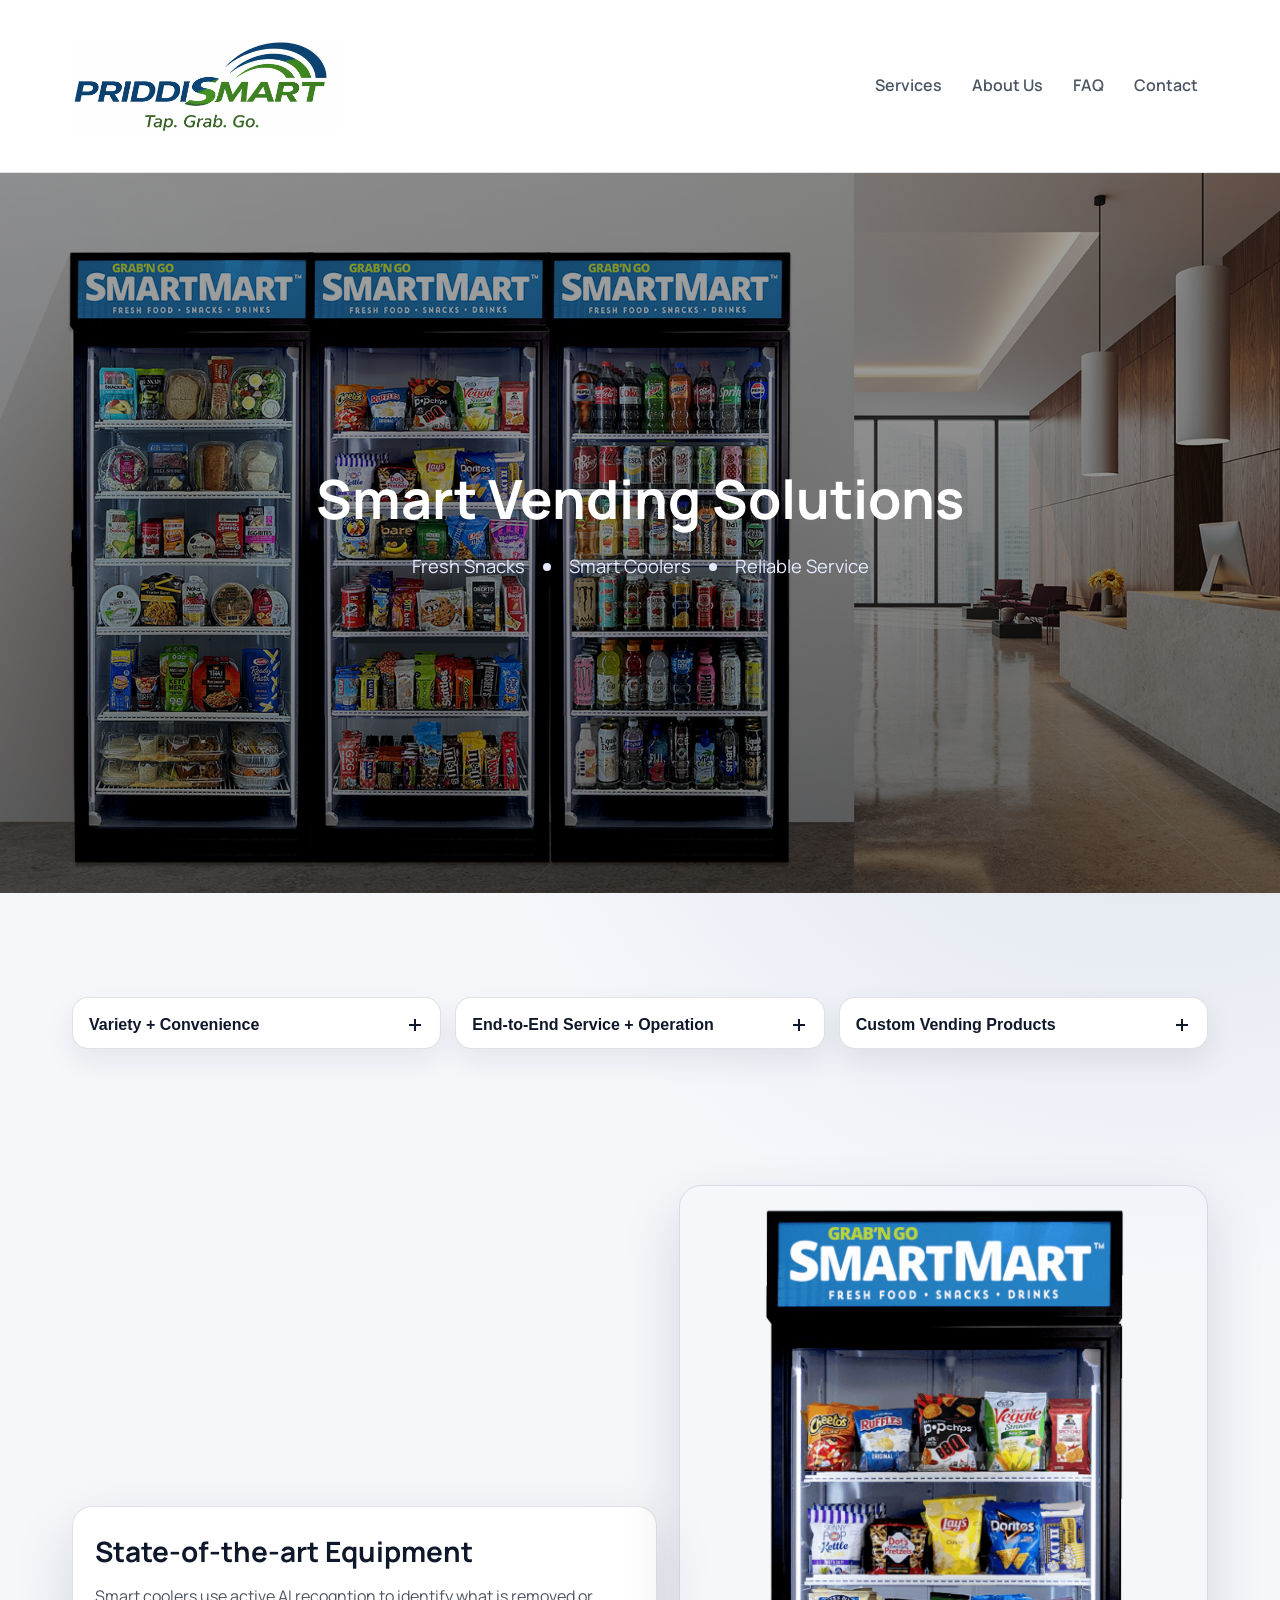
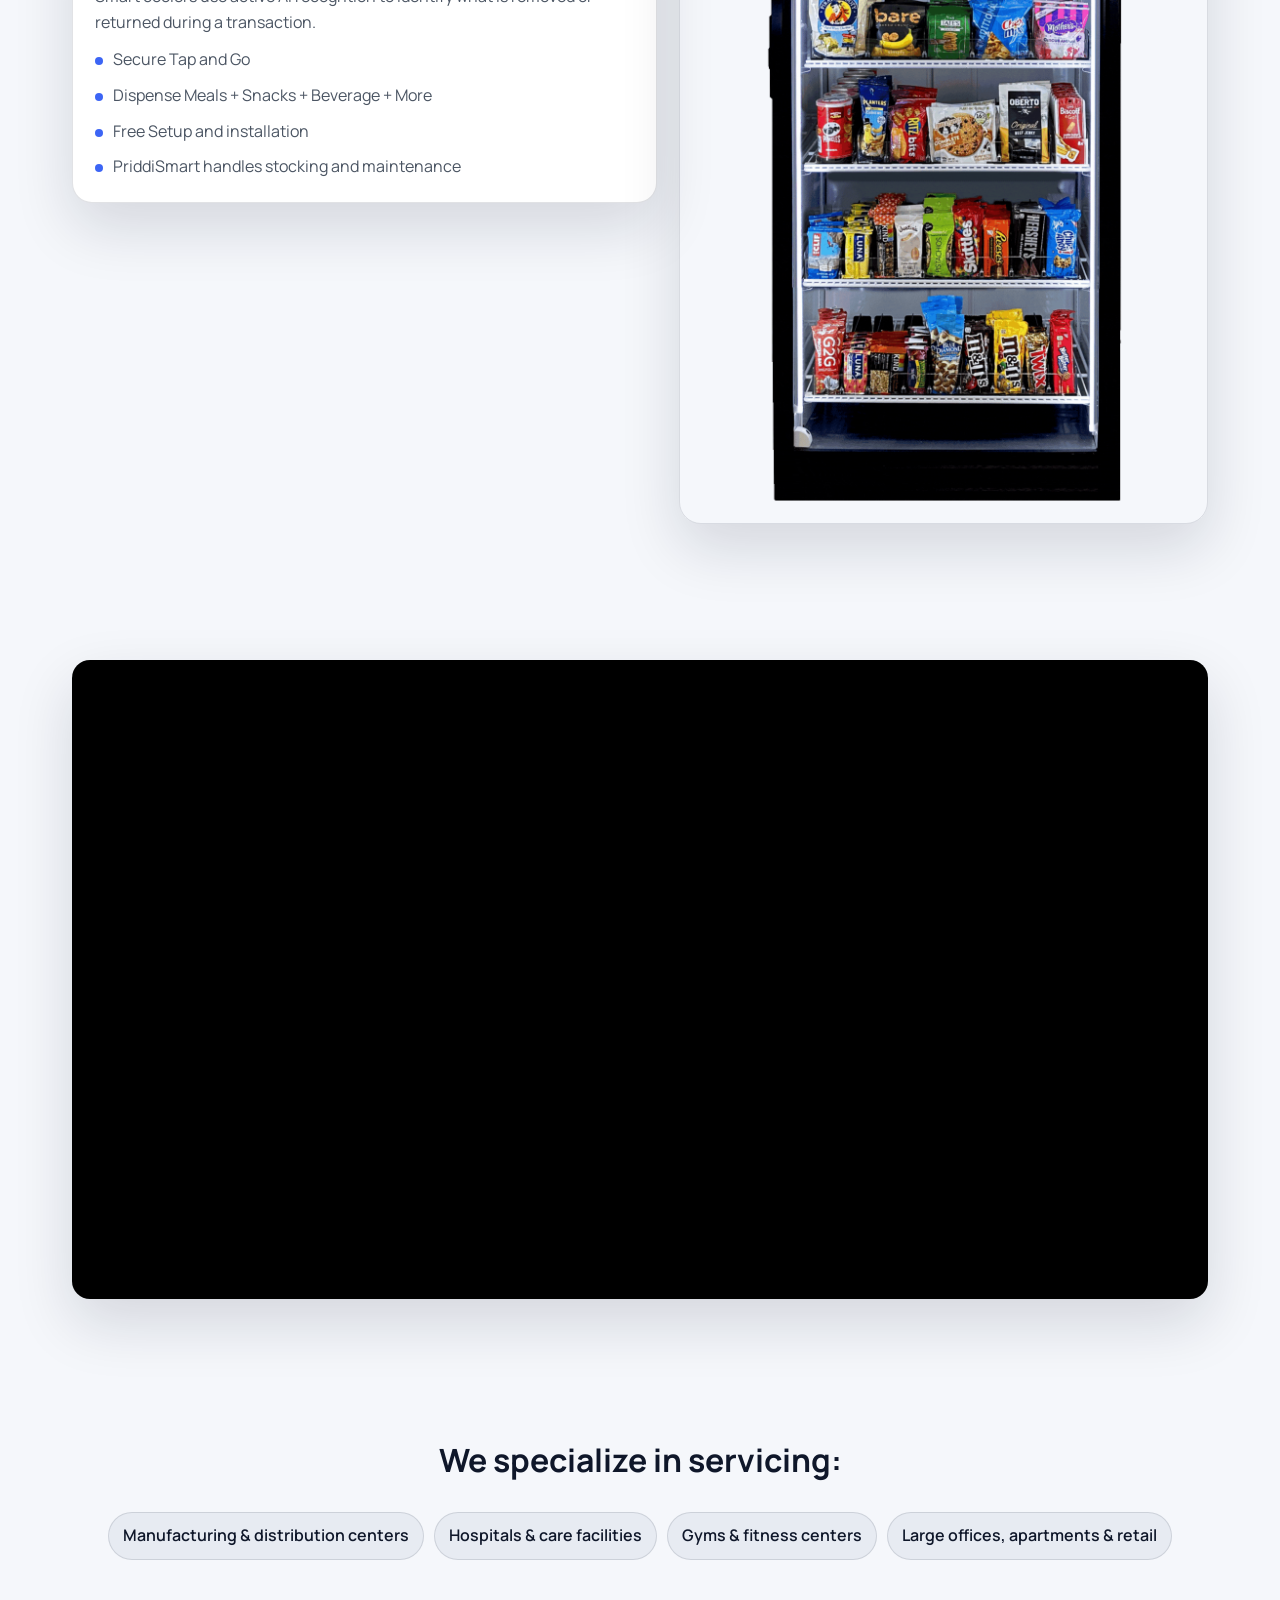
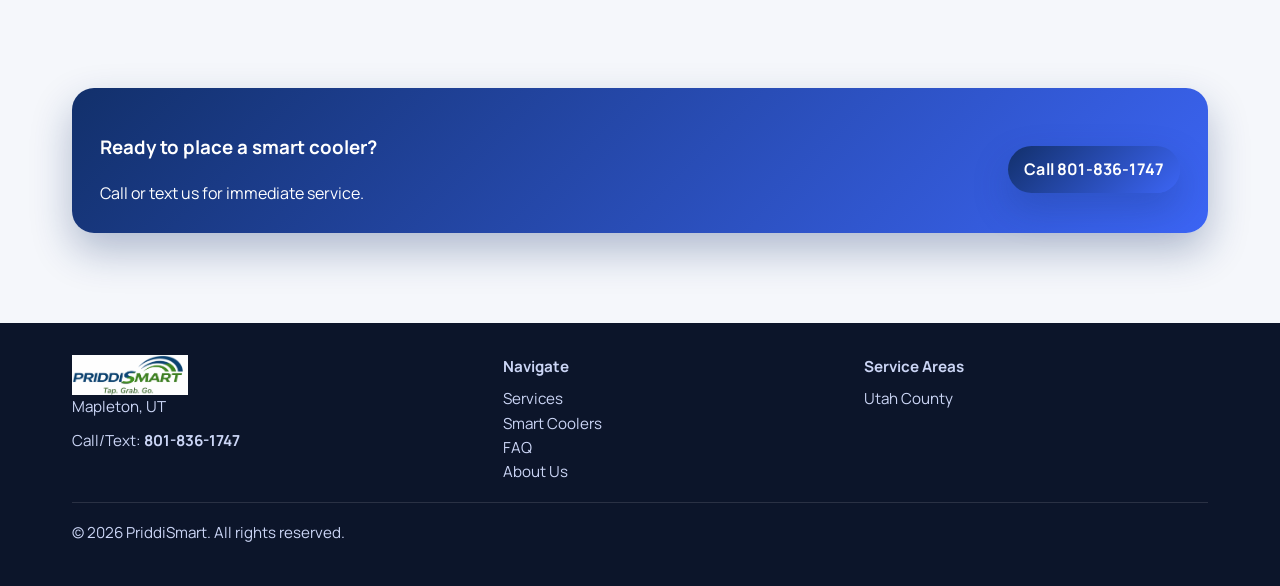
<file: index.html>
<!doctype html>
<html lang="en">
<head>
  <meta charset="utf-8" />
  <meta name="viewport" content="width=device-width, initial-scale=1" />
  <meta name="description" content="PriddiSmart delivers modern vending machines, smart coolers, and micro market-style solutions across Mapleton, UT." />
  <title>PriddiSmart | Micro Markets and Vending Services in Mapleton, UT</title>
  <link rel="icon" href="assets/img/LogoPriddismart.png" />
  <link rel="stylesheet" href="assets/css/styles.css" />
</head>
<body>
  <header class="header">
    <div class="container">
      <nav class="nav" aria-label="Primary">
        <a class="brand" href="index.html">
          <img src="assets/img/LogoPriddismart.png" alt="PriddiSmart logo" />
        </a>
        <div class="navlinks">
          <a href="#services">Services</a>
          <a data-nav href="about.html">About Us</a>
          <a href="faq.html">FAQ</a>
          <a href="#contact">Contact</a>
        </div>
      </nav>
    </div>
  </header>

  <main>
    <section class="hero" id="top">
      <div class="container">
        <div class="hero-grid">
          <div class="hero-media">
            <div class="hero-frame">
              <img src="assets/img/hotel3.jpg" alt="PriddiSmart vending services at hotel property" />
              <div class="hero-text-overlay">
                <h1>Smart Vending Solutions</h1>
                <p class="lead lead-tags">
                  <span>Fresh Snacks</span>
                  <span class="dot-sep"></span>
                  <span>Smart Coolers</span>
                  <span class="dot-sep"></span>
                  <span>Reliable Service</span>
                </p>
              </div>
            </div>
          </div>
        </div>
      </div>
    </section>

    <section class="section" id="services">
      <div class="container">
          <div class="accordion" data-accordion>
          <div class="accordion-item">
            <button class="accordion-toggle" data-accordion-toggle>
              <span>Variety + Convenience</span>
              <span class="plus"></span>
            </button>
            <div class="accordion-panel">
              <p>We provide a vast range of options from healthy snacks to sweet treats—always fresh and stocked to match your audience.</p>
              <p>Our state-of-the-art machines deliver a reliable experience every time.</p>
            </div>
          </div>
          <div class="accordion-item">
            <button class="accordion-toggle" data-accordion-toggle>
              <span>End-to-End Service + Operation</span>
              <span class="plus"></span>
            </button>
            <div class="accordion-panel">
              <p>We handle everything from installation, stocking, and maintenance, so you can focus on what matters—your business and clients.</p>
              <p>Enjoy the peace of mind that comes with fully managed operations.</p>
            </div>
          </div>
          <div class="accordion-item">
            <button class="accordion-toggle" data-accordion-toggle>
              <span>Custom Vending Products</span>
              <span class="plus"></span>
            </button>
            <div class="accordion-panel">
              <p>We tailor machine type, product selection, and layouts to your footprint and foot traffic.</p>
              <p><a href="services.html">View our machines and product lineup.</a></p>
            </div>
          </div>
        </div>
      </div>
    </section>

    <section class="section split-section" id="equipment">
      <div class="container">
        <div class="split">
          <div class="panel">
            <h3>State-of-the-art Equipment</h3>
            <p class="muted">Smart coolers use active AI recogntion to identify what is removed or returned during a transaction.</p>
            <ul class="feature-list">
              <li>Secure Tap and Go</li>
              <li>Dispense Meals + Snacks + Beverage + More</li>
              <li>Free Setup and installation</li>
              <li>PriddiSmart handles stocking and maintenance</li>
            </ul>
          </div>
          <div class="media">
            <img src="assets/img/SmartMart_Right-Machine-Video.gif" alt="PriddiSmart vending machine lineup" />
          </div>
        </div>
      </div>
    </section>

    <section class="section video-section">
      <div class="container">
        <div class="video-embed">
          <iframe src="https://player.vimeo.com/video/1100049103" title="PriddiSmart video" frameborder="0" allow="autoplay; fullscreen; picture-in-picture" allowfullscreen></iframe>
        </div>
      </div>
    </section>

    <section class="section service-areas">
      <div class="container">
        <div class="section-header">
          <h2>We specialize in servicing:</h2>
        </div>
        <div class="chips">
          <span class="pill big">Manufacturing &amp; distribution centers</span>
          <span class="pill big">Hospitals &amp; care facilities</span>
          <span class="pill big">Gyms &amp; fitness centers</span>
          <span class="pill big">Large offices, apartments &amp; retail</span>
        </div>
      </div>
    </section>

    <section class="cta-band" id="contact">
      <div class="container">
        <div class="cta-inner">
          <div>
            <h3>Ready to place a smart cooler?</h3>
            <p>Call or text us for immediate service.</p>
          </div>
          <div class="hero-cta">
            <a class="btn primary" href="tel:+18018361747">Call 801-836-1747</a>
          </div>
        </div>
      </div>
    </section>
  </main>


  <footer class="footer">
    <div class="container">
      <div class="footer-grid">
        <div>
          <div class="brandmark">
            <img src="assets/img/LogoPriddismart.png" alt="PriddiSmart logo" />
          </div>
          <div class="small">Mapleton, UT</div>
          <div class="small" style="margin-top:10px;">Call/Text: <strong><a href="tel:+18018361747">801-836-1747</a></strong></div>
        </div>
        <div>
          <div class="small" style="font-weight:700;margin-bottom:8px;">Navigate</div>
          <div class="small"><a href="index.html#services">Services</a></div>
          <div class="small"><a href="index.html#equipment">Smart Coolers</a></div>
          <div class="small"><a href="faq.html">FAQ</a></div>
          <div class="small"><a href="about.html">About Us</a></div>
        </div>
        <div>
          <div class="small" style="font-weight:700;margin-bottom:8px;">Service Areas</div>
          <div class="small">Utah County</div>
        </div>
      </div>

      <hr class="sep" />
      <div class="small">© 2026 PriddiSmart. All rights reserved.</div>
    </div>
  </footer>

  <script src="assets/js/main.js"></script>
</body>
</html>
</file>
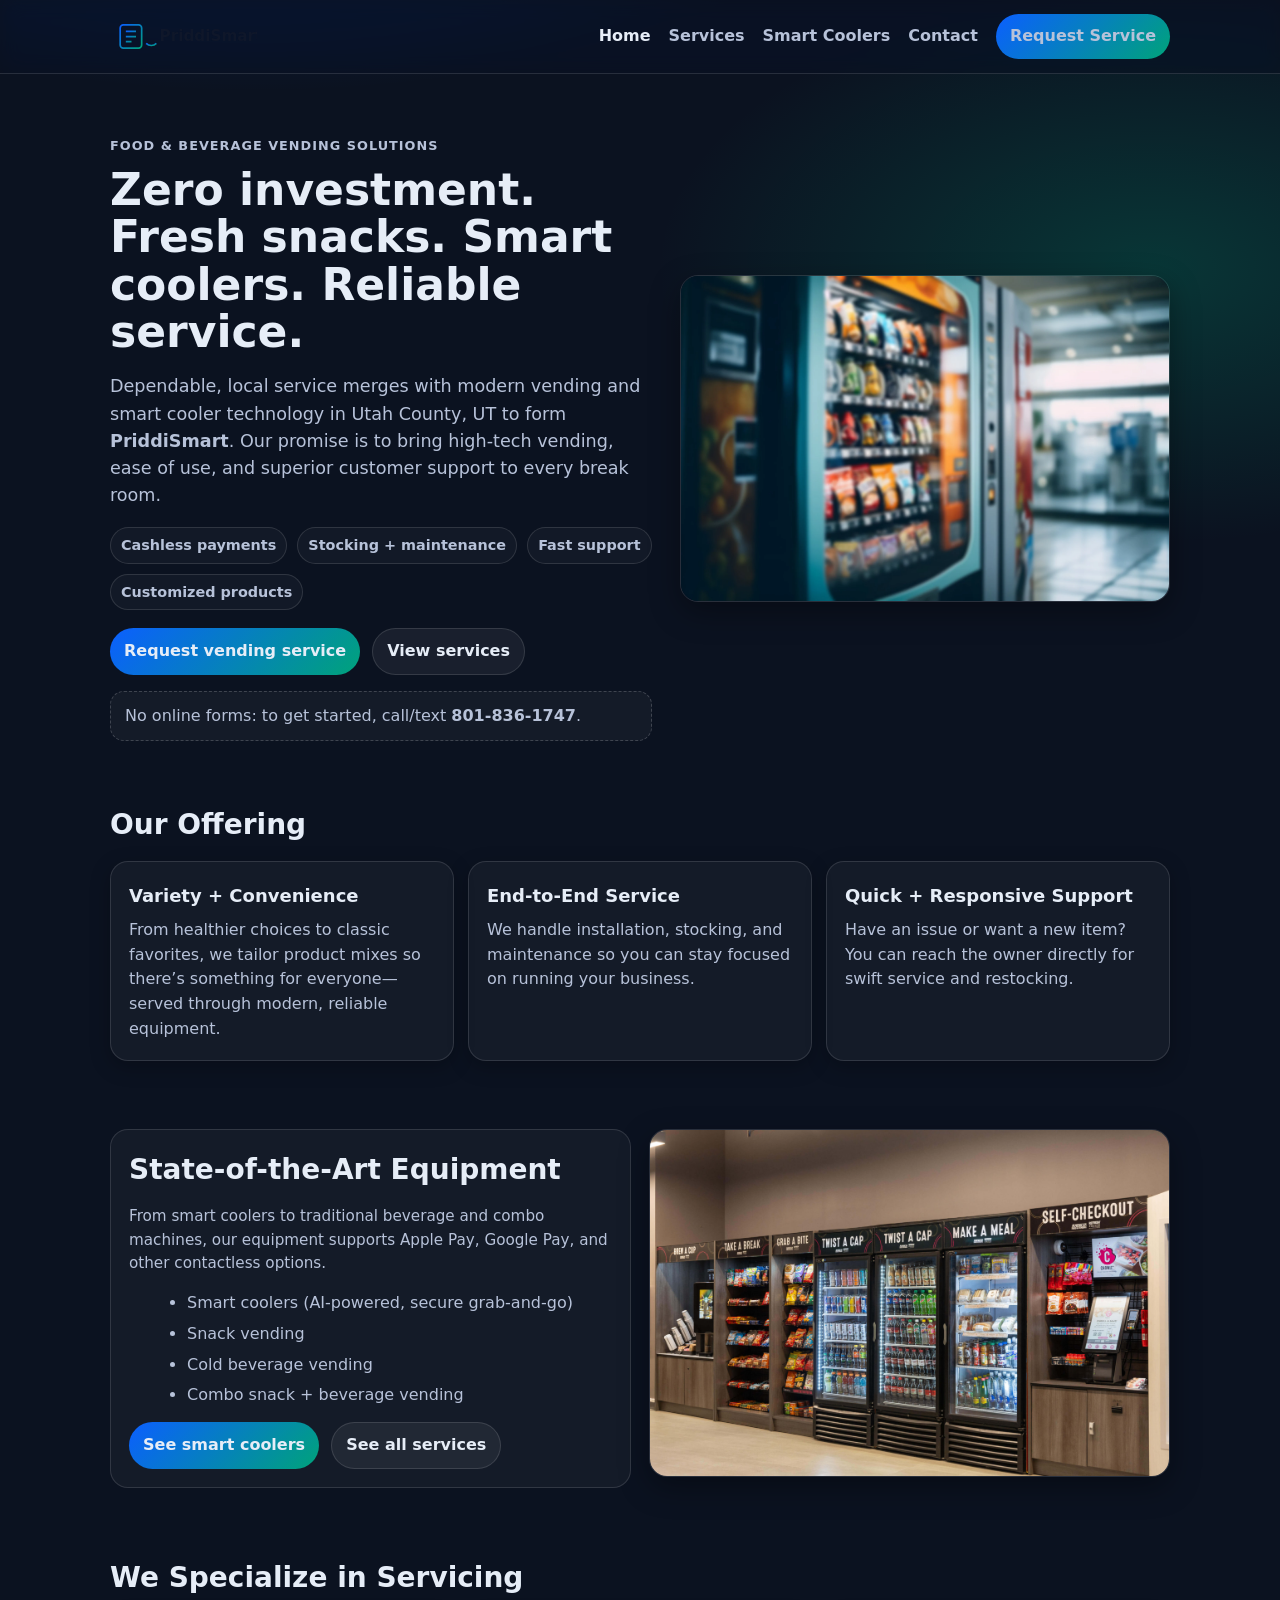
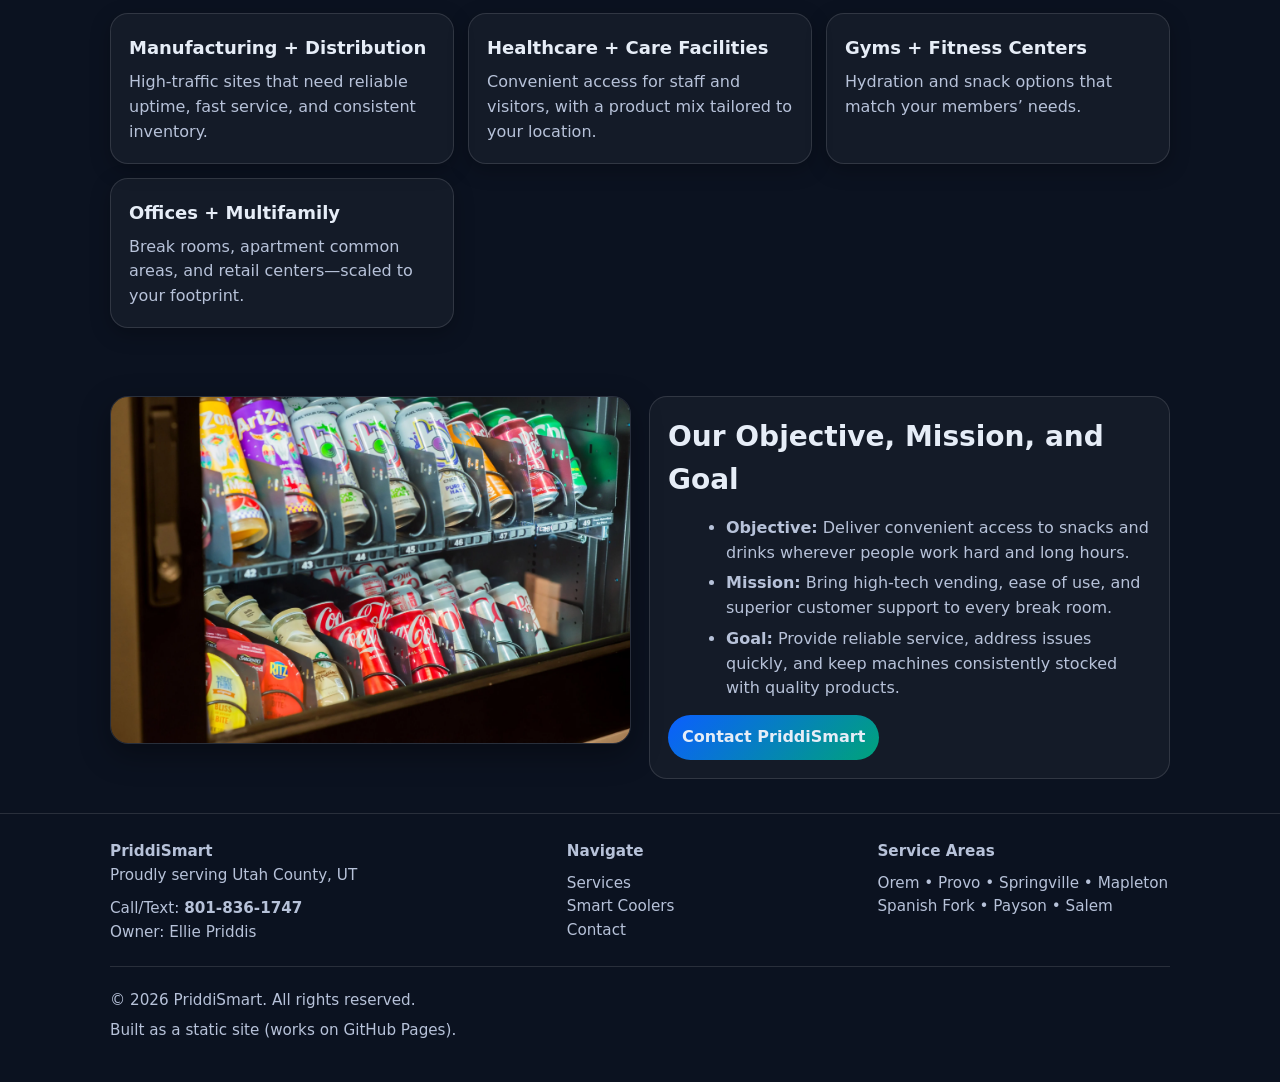
<file: priddismart-site/index.html>
<!doctype html>
<html lang="en">
<head>
  <meta charset="utf-8" />
  <meta name="viewport" content="width=device-width, initial-scale=1" />
  <meta name="description" content="PriddiSmart provides vending, micro market-style solutions, and smart coolers in Utah County, UT." />
  <title>PriddiSmart | Vending + Smart Coolers in Utah County, UT</title>
  <link rel="icon" href="assets/img/logo.svg" />
  <link rel="stylesheet" href="assets/css/styles.css" />
</head>
<body>
  <header class="header">
    <div class="container">
      <nav class="nav" aria-label="Primary">
        <a class="brand" href="index.html">
          <img src="assets/img/logo.svg" alt="PriddiSmart logo" />
        </a>
        <div class="navlinks">
          <a data-nav href="index.html">Home</a>
          <a data-nav href="services.html">Services</a>
          <a data-nav href="smart-coolers.html">Smart Coolers</a>
          <a data-nav href="contact.html">Contact</a>
          <a class="btn primary" href="contact.html">Request Service</a>
        </div>
      </nav>
    </div>
  </header>

  <main>
    <section class="hero">
      <div class="container">
        <div class="hero-grid">
          <div>
            <div class="kicker">Food &amp; Beverage Vending Solutions</div>
            <h1>Zero investment. Fresh snacks. Smart coolers. Reliable service.</h1>
            <p class="lead">
              Dependable, local service merges with modern vending and smart cooler technology in Utah County, UT to form <strong>PriddiSmart</strong>.
              Our promise is to bring high-tech vending, ease of use, and superior customer support to every break room.
            </p>
            <div class="tagrow" aria-label="Key benefits">
              <span class="tag">Cashless payments</span>
              <span class="tag">Stocking + maintenance</span>
              <span class="tag">Fast support</span>
              <span class="tag">Customized products</span>
            </div>
            <div class="hero-cta">
              <a class="btn primary" href="contact.html">Request vending service</a>
              <a class="btn" href="services.html">View services</a>
            </div>
            <div class="notice" style="margin-top:16px;">
              No online forms: to get started, call/text <strong><a href="tel:+18018361747">801-836-1747</a></strong>.
            </div>
          </div>
          <div class="hero-img">
            <img src="assets/img/hero-vending.png" alt="Modern vending machine in a break room" />
          </div>
        </div>
      </div>
    </section>

    <section class="section">
      <div class="container">
        <h2>Our Offering</h2>
        <div class="grid">
          <article class="card">
            <h3>Variety + Convenience</h3>
            <p>From healthier choices to classic favorites, we tailor product mixes so there’s something for everyone—served through modern, reliable equipment.</p>
          </article>
          <article class="card">
            <h3>End-to-End Service</h3>
            <p>We handle installation, stocking, and maintenance so you can stay focused on running your business.</p>
          </article>
          <article class="card">
            <h3>Quick + Responsive Support</h3>
            <p>Have an issue or want a new item? You can reach the owner directly for swift service and restocking.</p>
          </article>
        </div>
      </div>
    </section>

    <section class="section">
      <div class="container">
        <div class="split">
          <div class="panel">
            <h2>State-of-the-Art Equipment</h2>
            <p class="small" style="color:var(--muted);margin-top:0;">
              From smart coolers to traditional beverage and combo machines, our equipment supports Apple Pay, Google Pay, and other contactless options.
            </p>
            <ul>
              <li>Smart coolers (AI-powered, secure grab-and-go)</li>
              <li>Snack vending</li>
              <li>Cold beverage vending</li>
              <li>Combo snack + beverage vending</li>
            </ul>
            <div class="hero-cta" style="margin-top:14px;">
              <a class="btn primary" href="smart-coolers.html">See smart coolers</a>
              <a class="btn" href="services.html">See all services</a>
            </div>
          </div>
          <div class="media">
            <img src="assets/img/machines.webp" alt="Break room refreshment area with vending and coolers" />
          </div>
        </div>
      </div>
    </section>

    <section class="section">
      <div class="container">
        <h2>We Specialize in Servicing</h2>
        <div class="grid">
          <article class="card">
            <h3>Manufacturing + Distribution</h3>
            <p>High-traffic sites that need reliable uptime, fast service, and consistent inventory.</p>
          </article>
          <article class="card">
            <h3>Healthcare + Care Facilities</h3>
            <p>Convenient access for staff and visitors, with a product mix tailored to your location.</p>
          </article>
          <article class="card">
            <h3>Gyms + Fitness Centers</h3>
            <p>Hydration and snack options that match your members’ needs.</p>
          </article>
          <article class="card">
            <h3>Offices + Multifamily</h3>
            <p>Break rooms, apartment common areas, and retail centers—scaled to your footprint.</p>
          </article>
        </div>
      </div>
    </section>

    <section class="section">
      <div class="container">
        <div class="split">
          <div class="media">
            <img src="assets/img/beverages.webp" alt="Cold beverage vending selections" />
          </div>
          <div class="panel">
            <h2>Our Objective, Mission, and Goal</h2>
            <ul>
              <li><strong>Objective:</strong> Deliver convenient access to snacks and drinks wherever people work hard and long hours.</li>
              <li><strong>Mission:</strong> Bring high-tech vending, ease of use, and superior customer support to every break room.</li>
              <li><strong>Goal:</strong> Provide reliable service, address issues quickly, and keep machines consistently stocked with quality products.</li>
            </ul>
            <div class="hero-cta" style="margin-top:14px;">
              <a class="btn primary" href="contact.html">Contact PriddiSmart</a>
            </div>
          </div>
        </div>
      </div>
    </section>
  </main>


  <footer class="footer">
    <div class="container">
      <div class="footer-grid">
        <div>
          <div class="small"><strong>PriddiSmart</strong></div>
          <div class="small">Proudly serving Utah County, UT</div>
          <div class="small" style="margin-top:10px;">Call/Text: <strong><a href="tel:+18018361747">801-836-1747</a></strong></div>
          <div class="small">Owner: Ellie Priddis</div>
        </div>
        <div>
          <div class="small" style="font-weight:700;margin-bottom:8px;">Navigate</div>
          <div class="small"><a href="services.html">Services</a></div>
          <div class="small"><a href="smart-coolers.html">Smart Coolers</a></div>
          <div class="small"><a href="contact.html">Contact</a></div>
        </div>
        <div>
          <div class="small" style="font-weight:700;margin-bottom:8px;">Service Areas</div>
          <div class="small">Orem • Provo • Springville • Mapleton</div>
          <div class="small">Spanish Fork • Payson • Salem</div>
        </div>
      </div>

      <hr class="sep" />
      <div class="small">© 2026 PriddiSmart. All rights reserved.</div>
      <div class="small" style="margin-top:6px;">Built as a static site (works on GitHub Pages).</div>
    </div>
  </footer>

  <script src="assets/js/main.js"></script>
</body>
</html>
</file>
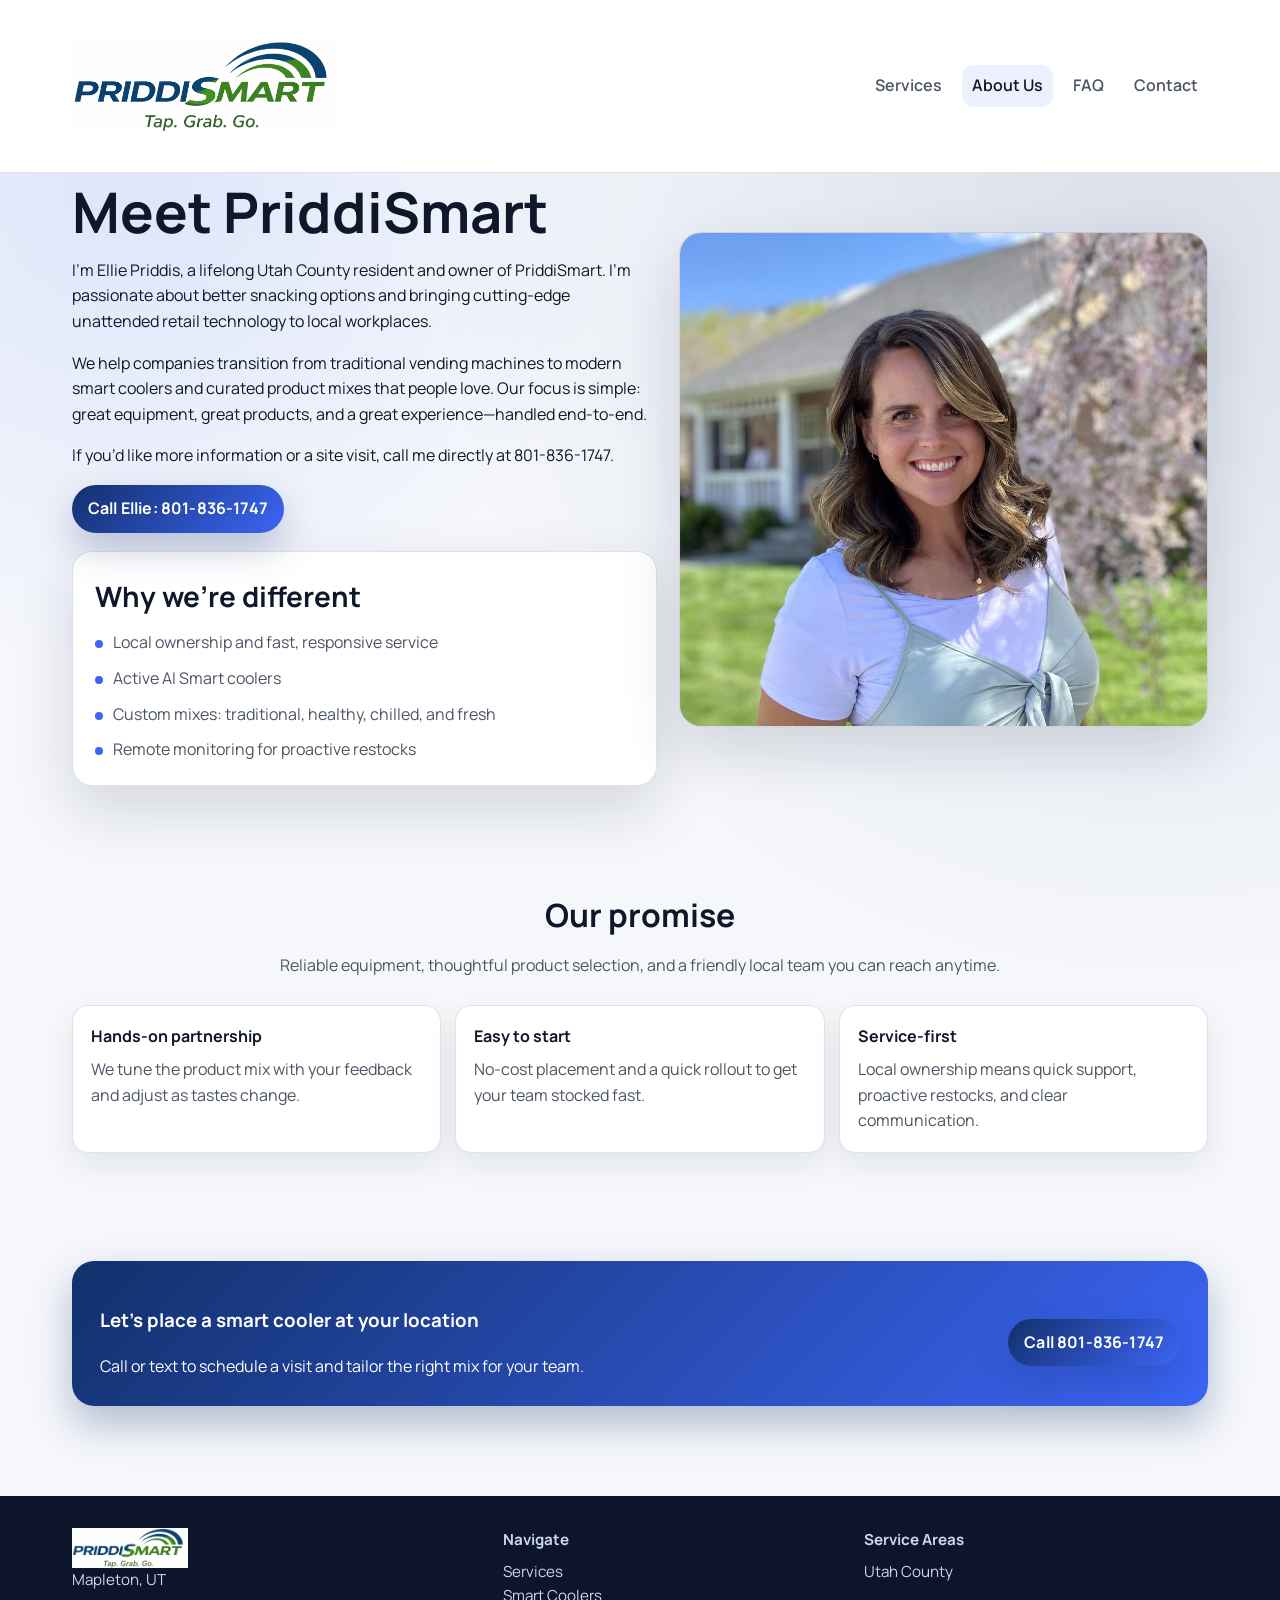
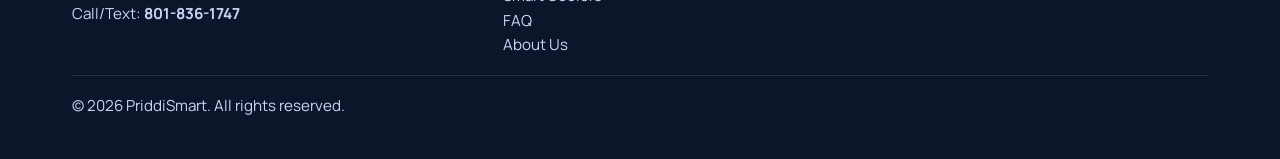
<file: about.html>
<!doctype html>
<html lang="en">
<head>
  <meta charset="utf-8" />
  <meta name="viewport" content="width=device-width, initial-scale=1" />
  <meta name="description" content="About PriddiSmart and owner Ellie Priddis, serving Utah County with smart coolers and vending services." />
  <title>About Us | PriddiSmart</title>
  <link rel="icon" href="assets/img/LogoPriddismart.png" />
  <link rel="stylesheet" href="assets/css/styles.css" />
</head>
<body>
  <header class="header">
    <div class="container">
      <nav class="nav" aria-label="Primary">
        <a class="brand" href="index.html">
          <img src="assets/img/LogoPriddismart.png" alt="PriddiSmart logo" />
        </a>
        <div class="navlinks">
          <a href="index.html#services">Services</a>
          <a data-nav href="about.html">About Us</a>
          <a data-nav href="faq.html">FAQ</a>
          <a data-nav href="contact.html">Contact</a>
        </div>
      </nav>
    </div>
  </header>

  <main>
    <section class="hero hero-inset">
      <div class="container">
        <div class="split">
          <div>
            <h1>Meet PriddiSmart</h1>
            <p>
              I’m Ellie Priddis, a lifelong Utah County resident and owner of PriddiSmart. I’m passionate about better snacking options
              and bringing cutting-edge unattended retail technology to local workplaces.
            </p>
            <p>
              We help companies transition from traditional vending machines to modern smart coolers and curated product mixes that people love.
              Our focus is simple: great equipment, great products, and a great experience—handled end-to-end.
            </p>
            <p>If you’d like more information or a site visit, call me directly at <a href="tel:+18018361747">801-836-1747</a>.</p>
            <div class="hero-cta" style="margin-top:14px;">
              <a class="btn primary" href="tel:+18018361747">Call Ellie: 801-836-1747</a>
            </div>

            <div class="panel" style="margin-top:18px;">
              <h3>Why we’re different</h3>
              <ul class="feature-list">
                <li>Local ownership and fast, responsive service</li>
                <li>Active AI Smart coolers</li>
                <li>Custom mixes: traditional, healthy, chilled, and fresh</li>
                <li>Remote monitoring for proactive restocks</li>
              </ul>
            </div>
          </div>
          <div class="media">
            <img src="assets/img/IMG_0087.jpg" alt="Ellie Priddis, owner of PriddiSmart" />
          </div>
        </div>
      </div>
    </section>

    <section class="section">
      <div class="container">
        <div class="section-header">
          <h2>Our promise</h2>
          <p>Reliable equipment, thoughtful product selection, and a friendly local team you can reach anytime.</p>
        </div>
        <div class="cards">
          <article class="card mini">
            <h4>Hands-on partnership</h4>
            <p>We tune the product mix with your feedback and adjust as tastes change.</p>
          </article>
          <article class="card mini">
            <h4>Easy to start</h4>
            <p>No-cost placement and a quick rollout to get your team stocked fast.</p>
          </article>
          <article class="card mini">
            <h4>Service-first</h4>
            <p>Local ownership means quick support, proactive restocks, and clear communication.</p>
          </article>
        </div>
      </div>
    </section>

    <section class="cta-band">
      <div class="container">
        <div class="cta-inner">
          <div>
            <h3>Let’s place a smart cooler at your location</h3>
            <p>Call or text to schedule a visit and tailor the right mix for your team.</p>
          </div>
          <div class="hero-cta">
            <a class="btn primary" href="tel:+18018361747">Call 801-836-1747</a>
          </div>
        </div>
      </div>
    </section>
  </main>


  <footer class="footer">
    <div class="container">
      <div class="footer-grid">
        <div>
          <div class="brandmark">
            <img src="assets/img/LogoPriddismart.png" alt="PriddiSmart logo" />
          </div>
          <div class="small">Mapleton, UT</div>
          <div class="small" style="margin-top:10px;">Call/Text: <strong><a href="tel:+18018361747">801-836-1747</a></strong></div>
        </div>
        <div>
          <div class="small" style="font-weight:700;margin-bottom:8px;">Navigate</div>
          <div class="small"><a href="index.html#services">Services</a></div>
          <div class="small"><a href="index.html#equipment">Smart Coolers</a></div>
          <div class="small"><a href="faq.html">FAQ</a></div>
          <div class="small"><a href="about.html">About Us</a></div>
        </div>
        <div>
          <div class="small" style="font-weight:700;margin-bottom:8px;">Service Areas</div>
          <div class="small">Utah County</div>
        </div>
      </div>

      <hr class="sep" />
      <div class="small">© 2026 PriddiSmart. All rights reserved.</div>
    </div>
  </footer>

  <script src="assets/js/main.js"></script>
</body>
</html>
</file>
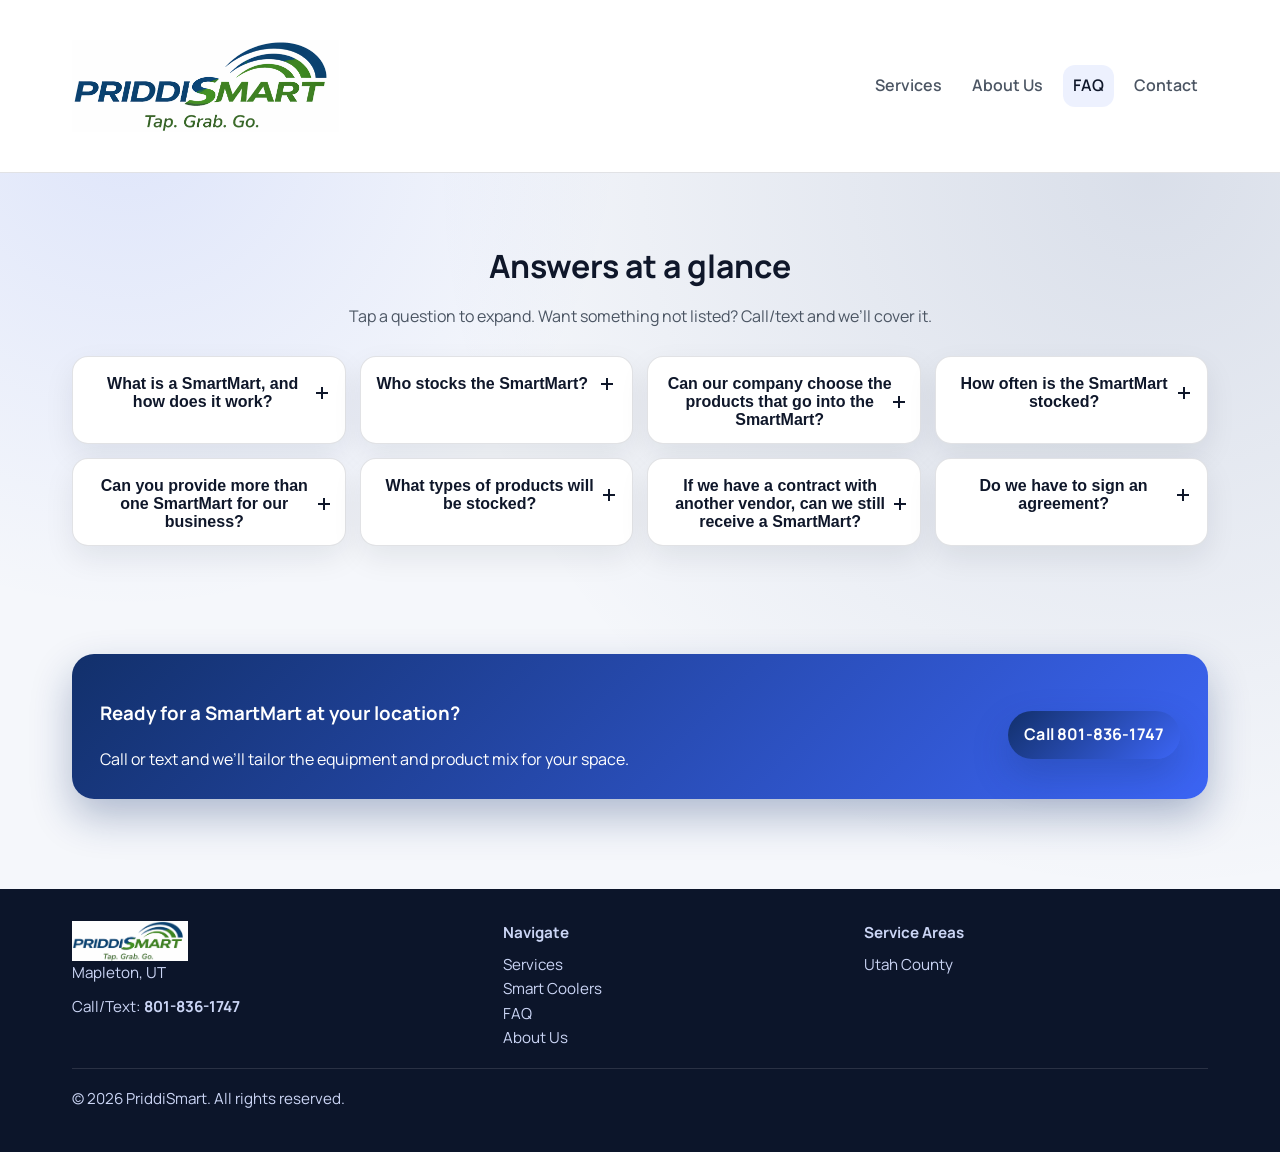
<file: faq.html>
<!doctype html>
<html lang="en">
<head>
  <meta charset="utf-8" />
  <meta name="viewport" content="width=device-width, initial-scale=1" />
  <meta name="description" content="Frequently asked questions about PriddiSmart smart coolers and vending services in Mapleton, UT." />
  <title>FAQs | PriddiSmart</title>
  <link rel="icon" href="assets/img/LogoPriddismart.png" />
  <link rel="stylesheet" href="assets/css/styles.css" />
</head>
<body>
  <header class="header">
    <div class="container">
      <nav class="nav" aria-label="Primary">
        <a class="brand" href="index.html">
          <img src="assets/img/LogoPriddismart.png" alt="PriddiSmart logo" />
        </a>
        <div class="navlinks">
          <a data-nav href="index.html#services">Services</a>
          <a data-nav href="about.html">About Us</a>
          <a data-nav href="faq.html">FAQ</a>
          <a data-nav href="contact.html">Contact</a>
        </div>
      </nav>
    </div>
  </header>

  <main>
    <section class="section">
      <div class="container">
        <div class="section-header">
          <h2>Answers at a glance</h2>
          <p>Tap a question to expand. Want something not listed? Call/text and we’ll cover it.</p>
        </div>

        <div class="accordion" data-accordion>
          <div class="accordion-item">
            <button class="accordion-toggle" data-accordion-toggle>
              <span>What is a SmartMart, and how does it work?</span>
              <span class="plus"></span>
            </button>
            <div class="accordion-panel">
              <p>Our SmartMarts use advanced AI vision technology to track inventory and transactions in real time. Customers can grab items and walk away without scanning or checkout lines—perfect for curated mixes of classic snacks, healthier choices, and chilled or fresh meals.</p>
              <p>Unlike traditional vending machines that dispense after payment, SmartMarts let people pick up and evaluate items before they decide to buy them.</p>
            </div>
          </div>

          <div class="accordion-item">
            <button class="accordion-toggle" data-accordion-toggle>
              <span>Who stocks the SmartMart?</span>
              <span class="plus"></span>
            </button>
            <div class="accordion-panel">
              <p>We do. We monitor, stock, and service the equipment as often as necessary. Our team keeps quality high and response times quick because we operate locally.</p>
            </div>
          </div>

          <div class="accordion-item">
            <button class="accordion-toggle" data-accordion-toggle>
              <span>Can our company choose the products that go into the SmartMart?</span>
              <span class="plus"></span>
            </button>
            <div class="accordion-panel">
              <p>Yes. We start with a popular regional mix of traditional, healthy, chilled, and fresh products. Then we meet with you to refine the selection based on feedback—often including sampling to dial in the favorites.</p>
            </div>
          </div>

          <div class="accordion-item">
            <button class="accordion-toggle" data-accordion-toggle>
              <span>How often is the SmartMart stocked?</span>
              <span class="plus"></span>
            </button>
            <div class="accordion-panel">
              <p>Typically about once a week. Wireless remote monitoring lets us see when products are running low; if your location needs more frequent visits, we adjust the schedule.</p>
            </div>
          </div>

          <div class="accordion-item">
            <button class="accordion-toggle" data-accordion-toggle>
              <span>Can you provide more than one SmartMart for our business?</span>
              <span class="plus"></span>
            </button>
            <div class="accordion-panel">
              <p>Yes. We assess daily foot traffic and your layout to determine the right number of units. Large offices, campuses, or multi-building sites often benefit from multiple placements.</p>
            </div>
          </div>

          <div class="accordion-item">
            <button class="accordion-toggle" data-accordion-toggle>
              <span>What types of products will be stocked?</span>
              <span class="plus"></span>
            </button>
            <div class="accordion-panel">
              <p>We stock what your employees and customers buy most: traditional favorites (like Coke and Snickers), healthier options (Trader Joe’s or Whole Foods style), chilled items (yogurts, snack kits), and fresh items (salads, sandwiches).</p>
            </div>
          </div>

          <div class="accordion-item">
            <button class="accordion-toggle" data-accordion-toggle>
              <span>If we have a contract with another vendor, can we still receive a SmartMart?</span>
              <span class="plus"></span>
            </button>
            <div class="accordion-panel">
              <p>Almost always. Many contracts cover only traditional vending items, so your SmartMart can focus on healthier and fresh options. When your contract ends, we can also provide the traditional items.</p>
            </div>
          </div>

          <div class="accordion-item">
            <button class="accordion-toggle" data-accordion-toggle>
              <span>Do we have to sign an agreement?</span>
              <span class="plus"></span>
            </button>
            <div class="accordion-panel">
              <p>We ask for a simple agreement that outlines how we place, stock, and maintain the SmartMart. There’s no long-term commitment—just clarity for both sides.</p>
            </div>
          </div>
        </div>
      </div>
    </section>

    <section class="cta-band">
      <div class="container">
        <div class="cta-inner">
          <div>
            <h3>Ready for a SmartMart at your location?</h3>
            <p>Call or text and we’ll tailor the equipment and product mix for your space.</p>
          </div>
          <div class="hero-cta">
            <a class="btn primary" href="tel:+18018361747">Call 801-836-1747</a>
          </div>
        </div>
      </div>
    </section>
  </main>


  <footer class="footer">
    <div class="container">
      <div class="footer-grid">
        <div>
          <div class="brandmark">
            <img src="assets/img/LogoPriddismart.png" alt="PriddiSmart logo" />
          </div>
          <div class="small">Mapleton, UT</div>
          <div class="small" style="margin-top:10px;">Call/Text: <strong><a href="tel:+18018361747">801-836-1747</a></strong></div>
        </div>
        <div>
          <div class="small" style="font-weight:700;margin-bottom:8px;">Navigate</div>
          <div class="small"><a href="index.html#services">Services</a></div>
          <div class="small"><a href="index.html#equipment">Smart Coolers</a></div>
          <div class="small"><a href="faq.html">FAQ</a></div>
          <div class="small"><a href="about.html">About Us</a></div>
        </div>
        <div>
          <div class="small" style="font-weight:700;margin-bottom:8px;">Service Areas</div>
          <div class="small">Utah County</div>
        </div>
      </div>

      <hr class="sep" />
      <div class="small">© 2026 PriddiSmart. All rights reserved.</div>
    </div>
  </footer>

  <script src="assets/js/main.js"></script>
</body>
</html>
</file>
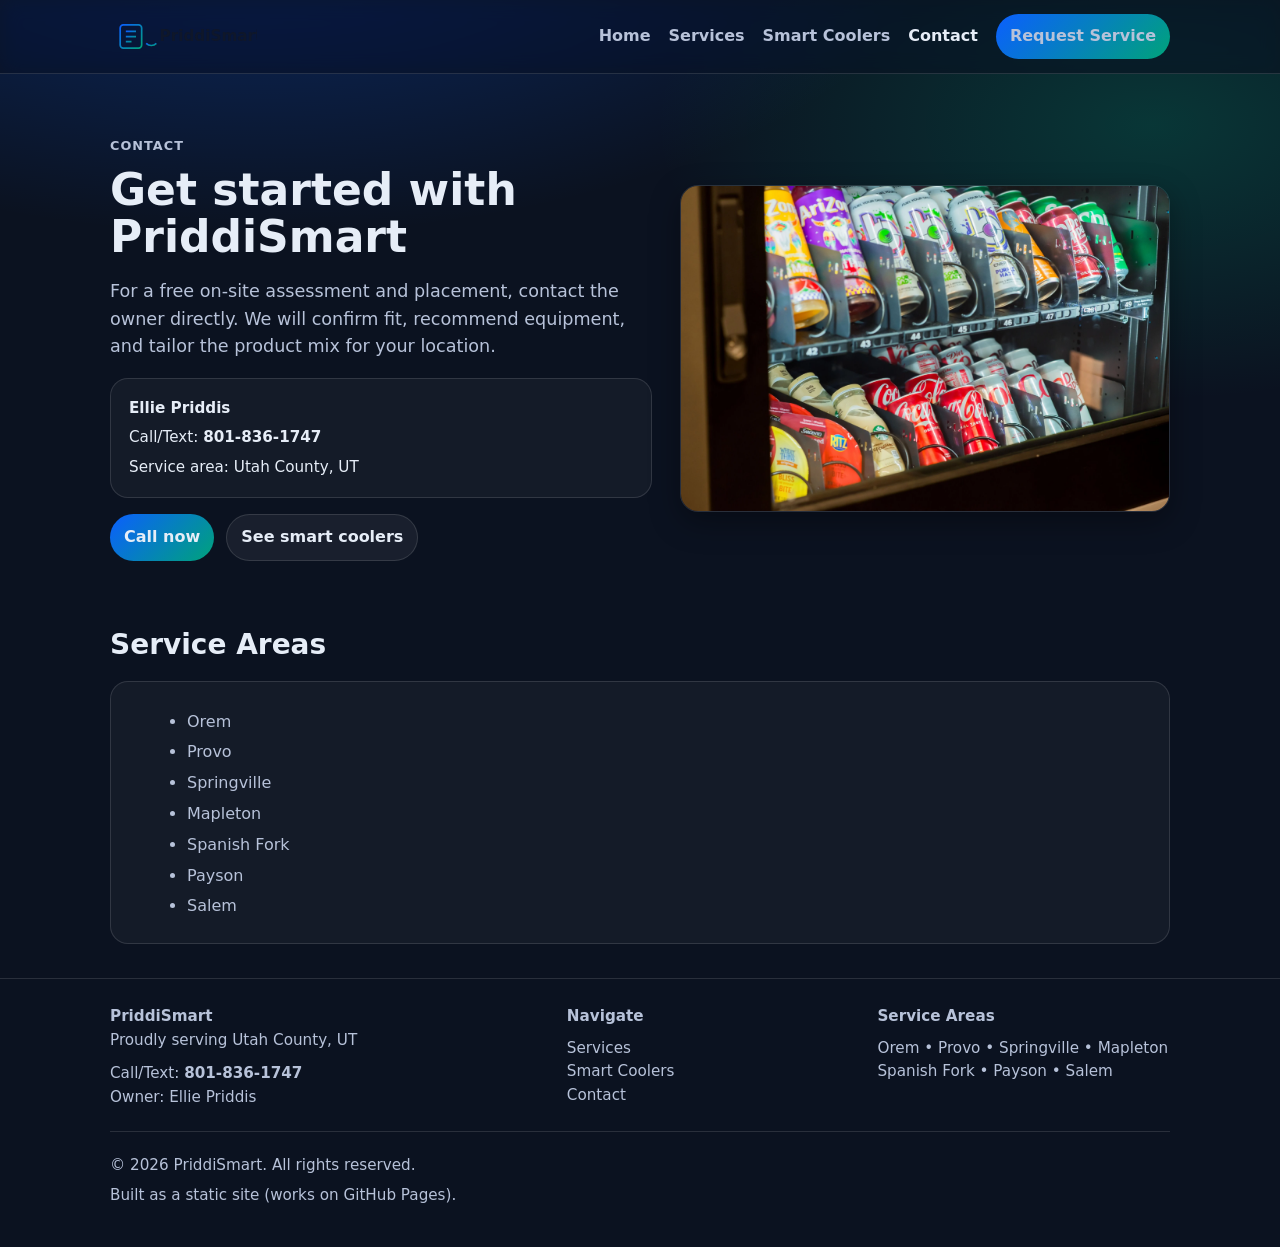
<file: priddismart-site/contact.html>
<!doctype html>
<html lang="en">
<head>
  <meta charset="utf-8" />
  <meta name="viewport" content="width=device-width, initial-scale=1" />
  <meta name="description" content="Contact PriddiSmart (Ellie Priddis) for vending and smart cooler placements in Utah County, UT." />
  <title>Contact | PriddiSmart</title>
  <link rel="icon" href="assets/img/logo.svg" />
  <link rel="stylesheet" href="assets/css/styles.css" />
</head>
<body>
  <header class="header">
    <div class="container">
      <nav class="nav" aria-label="Primary">
        <a class="brand" href="index.html">
          <img src="assets/img/logo.svg" alt="PriddiSmart logo" />
        </a>
        <div class="navlinks">
          <a data-nav href="index.html">Home</a>
          <a data-nav href="services.html">Services</a>
          <a data-nav href="smart-coolers.html">Smart Coolers</a>
          <a data-nav href="contact.html">Contact</a>
          <a class="btn primary" href="contact.html">Request Service</a>
        </div>
      </nav>
    </div>
  </header>

  <main>
    <section class="hero">
      <div class="container">
        <div class="hero-grid">
          <div>
            <div class="kicker">Contact</div>
            <h1>Get started with PriddiSmart</h1>
            <p class="lead">
              For a free on-site assessment and placement, contact the owner directly. We will confirm fit, recommend equipment,
              and tailor the product mix for your location.
            </p>

            <div class="panel" style="margin-top:16px;">
              <div class="small" style="font-weight:800;">Ellie Priddis</div>
              <div class="small" style="margin-top:6px;">
                Call/Text: <strong><a href="tel:+18018361747">801-836-1747</a></strong>
              </div>
              <div class="small" style="margin-top:6px;">Service area: Utah County, UT</div>
            </div>

            <div class="hero-cta" style="margin-top:16px;">
              <a class="btn primary" href="tel:+18018361747">Call now</a>
              <a class="btn" href="smart-coolers.html">See smart coolers</a>
            </div>
          </div>

          <div class="hero-img">
            <img src="assets/img/beverages.webp" alt="Vending beverage selections" />
          </div>
        </div>
      </div>
    </section>

    <section class="section">
      <div class="container">
        <h2>Service Areas</h2>
        <div class="panel">
          <ul>
            <li>Orem</li>
            <li>Provo</li>
            <li>Springville</li>
            <li>Mapleton</li>
            <li>Spanish Fork</li>
            <li>Payson</li>
            <li>Salem</li>
          </ul>
        </div>
      </div>
    </section>
  </main>


  <footer class="footer">
    <div class="container">
      <div class="footer-grid">
        <div>
          <div class="small"><strong>PriddiSmart</strong></div>
          <div class="small">Proudly serving Utah County, UT</div>
          <div class="small" style="margin-top:10px;">Call/Text: <strong><a href="tel:+18018361747">801-836-1747</a></strong></div>
          <div class="small">Owner: Ellie Priddis</div>
        </div>
        <div>
          <div class="small" style="font-weight:700;margin-bottom:8px;">Navigate</div>
          <div class="small"><a href="services.html">Services</a></div>
          <div class="small"><a href="smart-coolers.html">Smart Coolers</a></div>
          <div class="small"><a href="contact.html">Contact</a></div>
        </div>
        <div>
          <div class="small" style="font-weight:700;margin-bottom:8px;">Service Areas</div>
          <div class="small">Orem • Provo • Springville • Mapleton</div>
          <div class="small">Spanish Fork • Payson • Salem</div>
        </div>
      </div>

      <hr class="sep" />
      <div class="small">© 2026 PriddiSmart. All rights reserved.</div>
      <div class="small" style="margin-top:6px;">Built as a static site (works on GitHub Pages).</div>
    </div>
  </footer>

  <script src="assets/js/main.js"></script>
</body>
</html>
</file>
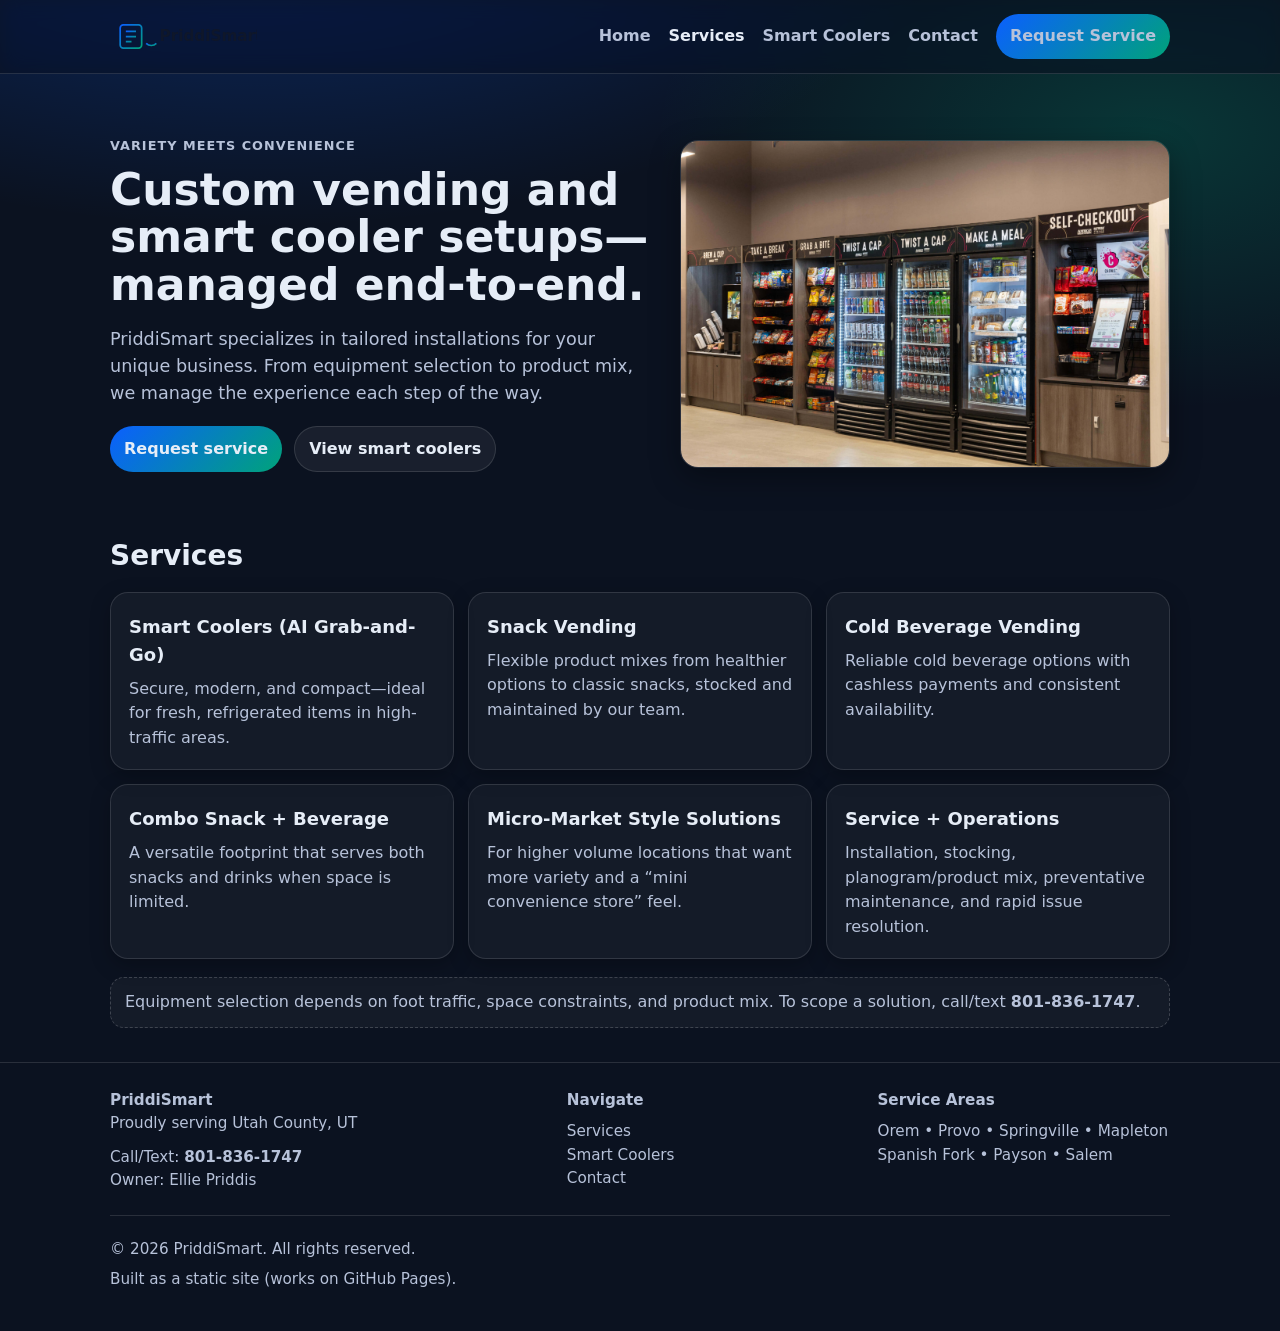
<file: priddismart-site/services.html>
<!doctype html>
<html lang="en">
<head>
  <meta charset="utf-8" />
  <meta name="viewport" content="width=device-width, initial-scale=1" />
  <meta name="description" content="Services offered by PriddiSmart including vending and smart coolers in Utah County, UT." />
  <title>Services | PriddiSmart</title>
  <link rel="icon" href="assets/img/logo.svg" />
  <link rel="stylesheet" href="assets/css/styles.css" />
</head>
<body>
  <header class="header">
    <div class="container">
      <nav class="nav" aria-label="Primary">
        <a class="brand" href="index.html">
          <img src="assets/img/logo.svg" alt="PriddiSmart logo" />
        </a>
        <div class="navlinks">
          <a data-nav href="index.html">Home</a>
          <a data-nav href="services.html">Services</a>
          <a data-nav href="smart-coolers.html">Smart Coolers</a>
          <a data-nav href="contact.html">Contact</a>
          <a class="btn primary" href="contact.html">Request Service</a>
        </div>
      </nav>
    </div>
  </header>

  <main>
    <section class="hero">
      <div class="container">
        <div class="hero-grid">
          <div>
            <div class="kicker">Variety meets convenience</div>
            <h1>Custom vending and smart cooler setups—managed end-to-end.</h1>
            <p class="lead">
              PriddiSmart specializes in tailored installations for your unique business. From equipment selection to product mix,
              we manage the experience each step of the way.
            </p>
            <div class="hero-cta">
              <a class="btn primary" href="contact.html">Request service</a>
              <a class="btn" href="smart-coolers.html">View smart coolers</a>
            </div>
          </div>
          <div class="hero-img">
            <img src="assets/img/machines.webp" alt="Modern refreshment setup with coolers and vending" />
          </div>
        </div>
      </div>
    </section>

    <section class="section">
      <div class="container">
        <h2>Services</h2>
        <div class="grid">
          <article class="card">
            <h3>Smart Coolers (AI Grab-and-Go)</h3>
            <p>Secure, modern, and compact—ideal for fresh, refrigerated items in high-traffic areas.</p>
          </article>
          <article class="card">
            <h3>Snack Vending</h3>
            <p>Flexible product mixes from healthier options to classic snacks, stocked and maintained by our team.</p>
          </article>
          <article class="card">
            <h3>Cold Beverage Vending</h3>
            <p>Reliable cold beverage options with cashless payments and consistent availability.</p>
          </article>
          <article class="card">
            <h3>Combo Snack + Beverage</h3>
            <p>A versatile footprint that serves both snacks and drinks when space is limited.</p>
          </article>
          <article class="card">
            <h3>Micro-Market Style Solutions</h3>
            <p>For higher volume locations that want more variety and a “mini convenience store” feel.</p>
          </article>
          <article class="card">
            <h3>Service + Operations</h3>
            <p>Installation, stocking, planogram/product mix, preventative maintenance, and rapid issue resolution.</p>
          </article>
        </div>

        <div class="notice" style="margin-top:18px;">
          Equipment selection depends on foot traffic, space constraints, and product mix. To scope a solution, call/text <strong><a href="tel:+18018361747">801-836-1747</a></strong>.
        </div>
      </div>
    </section>
  </main>


  <footer class="footer">
    <div class="container">
      <div class="footer-grid">
        <div>
          <div class="small"><strong>PriddiSmart</strong></div>
          <div class="small">Proudly serving Utah County, UT</div>
          <div class="small" style="margin-top:10px;">Call/Text: <strong><a href="tel:+18018361747">801-836-1747</a></strong></div>
          <div class="small">Owner: Ellie Priddis</div>
        </div>
        <div>
          <div class="small" style="font-weight:700;margin-bottom:8px;">Navigate</div>
          <div class="small"><a href="services.html">Services</a></div>
          <div class="small"><a href="smart-coolers.html">Smart Coolers</a></div>
          <div class="small"><a href="contact.html">Contact</a></div>
        </div>
        <div>
          <div class="small" style="font-weight:700;margin-bottom:8px;">Service Areas</div>
          <div class="small">Orem • Provo • Springville • Mapleton</div>
          <div class="small">Spanish Fork • Payson • Salem</div>
        </div>
      </div>

      <hr class="sep" />
      <div class="small">© 2026 PriddiSmart. All rights reserved.</div>
      <div class="small" style="margin-top:6px;">Built as a static site (works on GitHub Pages).</div>
    </div>
  </footer>

  <script src="assets/js/main.js"></script>
</body>
</html>
</file>
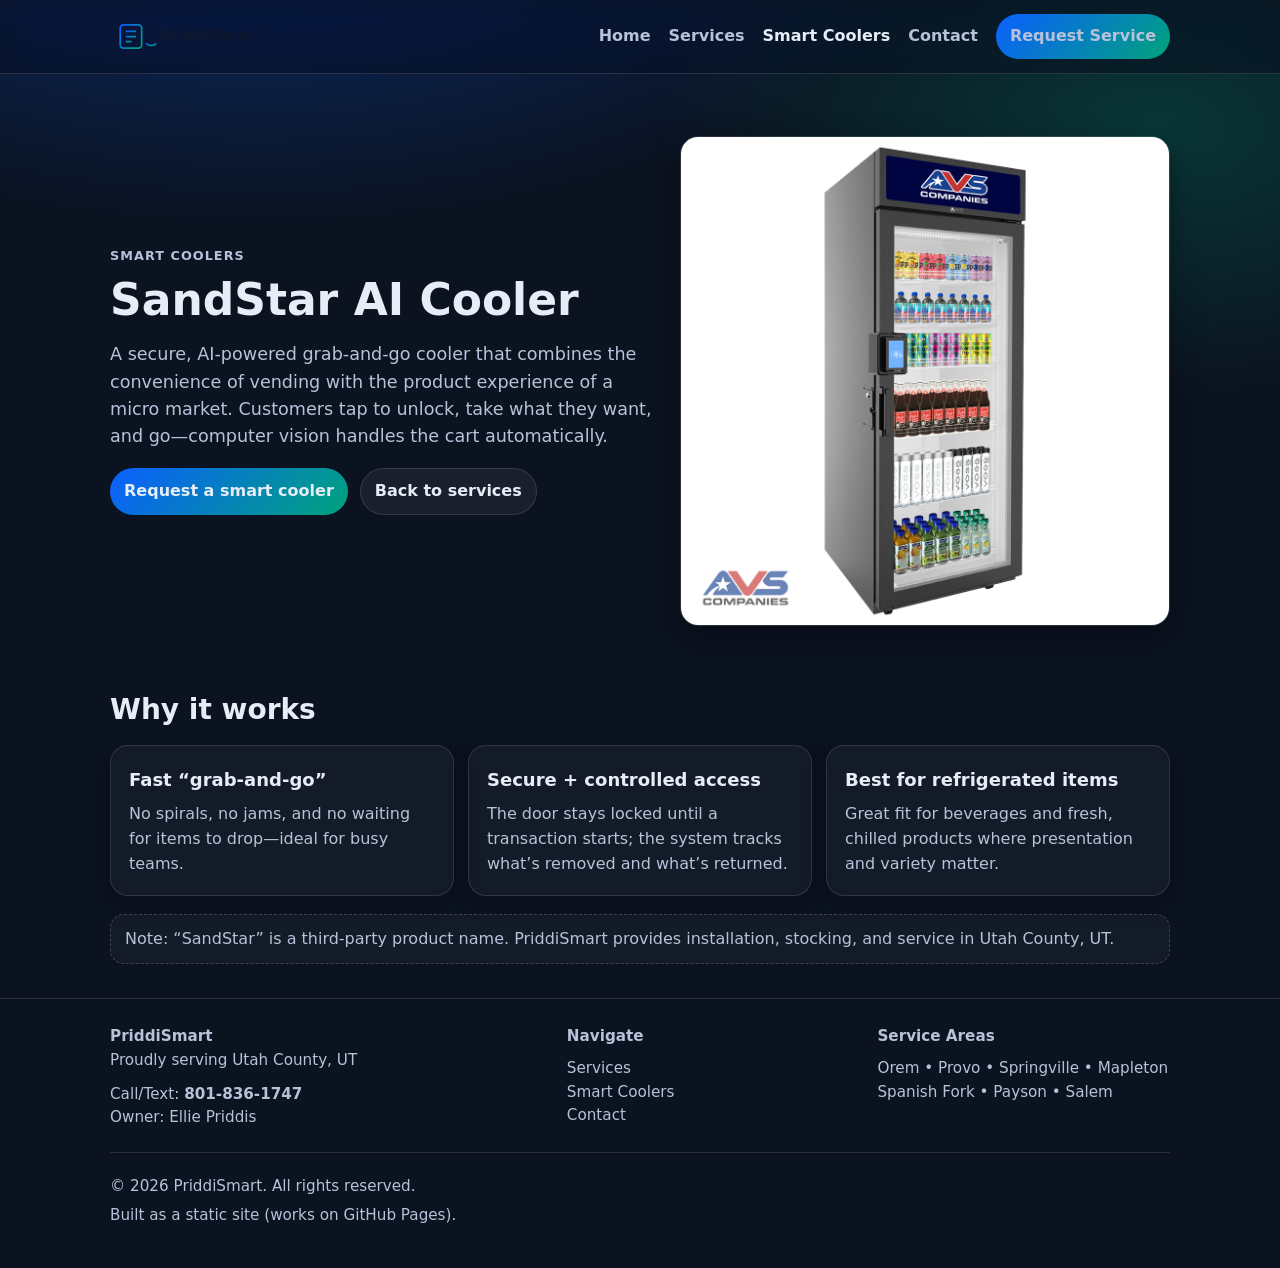
<file: priddismart-site/smart-coolers.html>
<!doctype html>
<html lang="en">
<head>
  <meta charset="utf-8" />
  <meta name="viewport" content="width=device-width, initial-scale=1" />
  <meta name="description" content="SandStar AI Cooler smart cooler service provided by PriddiSmart in Utah County, UT." />
  <title>Smart Coolers | PriddiSmart</title>
  <link rel="icon" href="assets/img/logo.svg" />
  <link rel="stylesheet" href="assets/css/styles.css" />
</head>
<body>
  <header class="header">
    <div class="container">
      <nav class="nav" aria-label="Primary">
        <a class="brand" href="index.html">
          <img src="assets/img/logo.svg" alt="PriddiSmart logo" />
        </a>
        <div class="navlinks">
          <a data-nav href="index.html">Home</a>
          <a data-nav href="services.html">Services</a>
          <a data-nav href="smart-coolers.html">Smart Coolers</a>
          <a data-nav href="contact.html">Contact</a>
          <a class="btn primary" href="contact.html">Request Service</a>
        </div>
      </nav>
    </div>
  </header>

  <main>
    <section class="hero">
      <div class="container">
        <div class="hero-grid">
          <div>
            <div class="kicker">Smart Coolers</div>
            <h1>SandStar AI Cooler</h1>
            <p class="lead">
              A secure, AI-powered grab-and-go cooler that combines the convenience of vending with the product experience of a micro market.
              Customers tap to unlock, take what they want, and go—computer vision handles the cart automatically.
            </p>
            <div class="hero-cta">
              <a class="btn primary" href="contact.html">Request a smart cooler</a>
              <a class="btn" href="services.html">Back to services</a>
            </div>
          </div>
          <div class="hero-img">
            <img src="assets/img/sandstar-ai-cooler.jpg" alt="SandStar ARK AI Smart Cooler" />
          </div>
        </div>
      </div>
    </section>

    <section class="section">
      <div class="container">
        <h2>Why it works</h2>
        <div class="grid">
          <article class="card">
            <h3>Fast “grab-and-go”</h3>
            <p>No spirals, no jams, and no waiting for items to drop—ideal for busy teams.</p>
          </article>
          <article class="card">
            <h3>Secure + controlled access</h3>
            <p>The door stays locked until a transaction starts; the system tracks what’s removed and what’s returned.</p>
          </article>
          <article class="card">
            <h3>Best for refrigerated items</h3>
            <p>Great fit for beverages and fresh, chilled products where presentation and variety matter.</p>
          </article>
        </div>
        <div class="notice" style="margin-top:18px;">
          Note: “SandStar” is a third-party product name. PriddiSmart provides installation, stocking, and service in Utah County, UT.
        </div>
      </div>
    </section>
  </main>


  <footer class="footer">
    <div class="container">
      <div class="footer-grid">
        <div>
          <div class="small"><strong>PriddiSmart</strong></div>
          <div class="small">Proudly serving Utah County, UT</div>
          <div class="small" style="margin-top:10px;">Call/Text: <strong><a href="tel:+18018361747">801-836-1747</a></strong></div>
          <div class="small">Owner: Ellie Priddis</div>
        </div>
        <div>
          <div class="small" style="font-weight:700;margin-bottom:8px;">Navigate</div>
          <div class="small"><a href="services.html">Services</a></div>
          <div class="small"><a href="smart-coolers.html">Smart Coolers</a></div>
          <div class="small"><a href="contact.html">Contact</a></div>
        </div>
        <div>
          <div class="small" style="font-weight:700;margin-bottom:8px;">Service Areas</div>
          <div class="small">Orem • Provo • Springville • Mapleton</div>
          <div class="small">Spanish Fork • Payson • Salem</div>
        </div>
      </div>

      <hr class="sep" />
      <div class="small">© 2026 PriddiSmart. All rights reserved.</div>
      <div class="small" style="margin-top:6px;">Built as a static site (works on GitHub Pages).</div>
    </div>
  </footer>

  <script src="assets/js/main.js"></script>
</body>
</html>
</file>
<file: assets/css/styles.css>
@import url('https://fonts.googleapis.com/css2?family=Manrope:wght@400;500;600;700&display=swap');

:root{
  --bg:#f5f7fb;
  --card:#ffffff;
  --ink:#0f172a;
  --muted:#4b5563;
  --accent:#12306b;
  --accent2:#3c65f5;
  --border:rgba(15,23,42,.12);
  --radius:18px;
  --shadow:0 24px 60px rgba(15,23,42,.14);
  --max:1180px;
}
*{box-sizing:border-box}
html,body{margin:0;padding:0}
body{
  font-family:"Manrope","Helvetica Neue",Arial,sans-serif;
  color:var(--ink);
  background:
    radial-gradient(900px 900px at 10% 10%, rgba(60,101,245,.12), transparent 55%),
    radial-gradient(1200px 1200px at 90% 15%, rgba(18,48,107,.12), transparent 60%),
    var(--bg);
  line-height:1.6;
}
a{color:inherit;text-decoration:none}
a:hover{opacity:.9}
img{display:block;max-width:100%}
.container{max-width:var(--max);margin:0 auto;padding:0 22px}
.header{
  position:sticky;top:0;z-index:50;
  backdrop-filter:blur(12px);
  background:#fff;
  border-bottom:1px solid var(--border);
}
.nav{
  display:flex;align-items:center;justify-content:space-between;
  padding:40px 0;
  gap:16px;
  flex-wrap:wrap;
}
.brand img{height:92px;width:auto}
.navlinks{display:flex;gap:10px;align-items:center;flex-wrap:wrap}
.navlinks a{font-weight:600;color:var(--muted);padding:8px 10px;border-radius:12px}
.navlinks a.active{color:var(--ink);background:rgba(60,101,245,.09)}
.btn{
  display:inline-flex;align-items:center;justify-content:center;
  padding:11px 16px;border-radius:999px;
  border:1px solid var(--border);
  background:#fff;
  color:var(--ink);
  font-weight:700;
  letter-spacing:.01em;
  box-shadow:0 12px 24px rgba(15,23,42,.08);
}
.btn.primary{
  border:none;
  background:linear-gradient(135deg,var(--accent),var(--accent2));
  color:#fff;
  box-shadow:0 16px 36px rgba(18,48,107,.25);
}
.btn.ghost{
  background:transparent;
  box-shadow:none;
}
.hero{
  padding:0 0 36px;
}
.hero .container{
  max-width:100%;
  padding:0;
}
.hero-inset .container{
  max-width:var(--max);
  padding:0 22px;
}
.hero-grid{
  display:grid;
  grid-template-columns:1fr;
  gap:0;
  align-items:center;
}
.eyebrow{text-transform:uppercase;letter-spacing:.2em;font-size:.78rem;font-weight:700;color:var(--muted)}
h1{font-size:56px;line-height:1.05;margin:10px 0 16px}
.lead{color:var(--muted);font-size:1.18rem;max-width:58ch}
.pill-row,.hero-cta{display:flex;gap:10px;flex-wrap:wrap}
.pill{
  border:1px solid var(--border);
  border-radius:999px;
  padding:7px 12px;
  color:var(--ink);
  font-weight:600;
  background:rgba(18,48,107,.06);
}
.pill.big{padding:10px 14px}
.hero-cta{margin-top:18px}
.hero-media{position:relative}
.hero-frame{
  position:relative;
  border-radius:0;
  overflow:hidden;
  background:#000;
  box-shadow:none;
  border:none;
  min-height:420px;
}
.hero-frame img{
  width:100%;height:100%;
  object-fit:cover;
  mix-blend-mode:normal;
  opacity:1;
}
.hero-text-overlay{
  position:absolute;
  inset:0;
  display:flex;
  flex-direction:column;
  align-items:center;
  justify-content:center;
  text-align:center;
  color:#fff;
  padding:20px;
  background:linear-gradient(180deg, rgba(0,0,0,.35), rgba(0,0,0,.55));
}
.hero-text-overlay h1{
  margin:0 0 12px;
  font-size:54px;
  line-height:1.05;
}
.hero-text-overlay .lead{
  color:#e5e9ff;
  font-size:1.15rem;
}
.lead-tags{
  display:flex;
  gap:18px;
  align-items:center;
  justify-content:center;
  flex-wrap:wrap;
  font-size:48px;
  line-height:1.08;
}
.lead-tags span{
  white-space:nowrap;
}
.dot-sep{
  width:8px;
  height:8px;
  border-radius:50%;
  background:#e5e9ff;
  display:inline-block;
}
.dot{
  width:10px;height:10px;border-radius:50%;
  background:var(--accent2);display:inline-block;
}
.section{padding:68px 0}
#services{scroll-margin-top:140px}
#equipment{scroll-margin-top:140px}
.section-header{text-align:center;max-width:860px;margin:0 auto 26px}
.section h2{margin:0 0 12px;font-size:32px}
.section p{margin:0;color:var(--muted)}
.accordion{
  display:grid;
  grid-template-columns:repeat(auto-fit,minmax(260px,1fr));
  gap:14px;
}
.accordion-item{
  background:var(--card);
  border:1px solid var(--border);
  border-radius:16px;
  box-shadow:0 12px 30px rgba(15,23,42,.08);
  padding:6px 10px;
}
.accordion-toggle{
  width:100%;
  display:flex;align-items:center;justify-content:space-between;
  border:none;background:transparent;
  padding:12px 6px 8px 6px;
  font-size:1rem;font-weight:700;
  color:var(--ink);
  cursor:pointer;
}
.accordion-toggle .plus{
  position:relative;width:18px;height:18px;
}
.accordion-toggle .plus::before,
.accordion-toggle .plus::after{
  content:"";
  position:absolute;top:50%;left:50%;
  width:12px;height:2px;
  background:var(--ink);
  transform:translate(-50%,-50%);
}
.accordion-toggle .plus::after{transform:translate(-50%,-50%) rotate(90deg)}
.accordion-item.open .accordion-toggle .plus::after{opacity:0}
.accordion-panel{
  padding:0 6px 12px 6px;
  color:var(--muted);
  display:none;
  font-size:.98rem;
}
.accordion-item.open .accordion-panel{display:block}
.split{
  display:grid;
  grid-template-columns:1.05fr .95fr;
  gap:22px;
  align-items:center;
}
.panel{
  background:var(--card);
  border:1px solid var(--border);
  border-radius:20px;
  padding:22px;
  box-shadow:var(--shadow);
}
.panel h3{margin:0 0 10px;font-size:28px}
.panel .muted{color:var(--muted);margin-top:0}
.feature-list{
  margin:12px 0 0 0;
  padding:0;
  list-style:none;
  display:grid;
  gap:10px;
}
.feature-list li{
  padding-left:18px;
  position:relative;
  color:var(--muted);
}
.feature-list li::before{
  content:"";
  position:absolute;
  left:0;top:10px;
  width:8px;height:8px;
  border-radius:50%;
  background:var(--accent2);
}
.media{
  border-radius:22px;
  overflow:hidden;
  border:1px solid var(--border);
  box-shadow:var(--shadow);
}
.media img{width:100%;height:100%;object-fit:cover}
.service-areas .chips{
  display:flex;flex-wrap:wrap;gap:10px;
  justify-content:center;
  margin-bottom:20px;
}
.media.wide{margin:26px 0}
.cards{
  display:grid;
  grid-template-columns:repeat(auto-fit,minmax(240px,1fr));
  gap:14px;
}
.video-section .container{max-width:var(--max);}
.video-embed{
  position:relative;
  padding-bottom:56.25%;
  height:0;
  border-radius:18px;
  overflow:hidden;
  box-shadow:var(--shadow);
  background:#000;
}
.video-embed iframe{
  position:absolute;
  top:0;left:0;
  width:100%;height:100%;
  border:0;
}
.card.mini{
  background:var(--card);
  border:1px solid var(--border);
  border-radius:16px;
  padding:18px;
  box-shadow:0 12px 30px rgba(15,23,42,.08);
}
.card.mini h4{margin:0 0 8px}
.card.mini p{margin:0;color:var(--muted)}
.cta-band{padding:40px 0 70px}
.cta-inner{
  background:linear-gradient(135deg,var(--accent),var(--accent2));
  color:#fff;
  border-radius:22px;
  padding:26px 28px;
  display:flex;
  align-items:center;
  justify-content:space-between;
  gap:20px;
  box-shadow:0 18px 40px rgba(18,48,107,.3);
}
.cta-inner p{margin:8px 0 0}
.footer{
  background:#0c152a;
  color:#cbd5f5;
  padding:32px 0 40px;
  margin-top:20px;
}
.footer-grid{
  display:grid;
  grid-template-columns:1.2fr 1fr 1fr;
  gap:18px;
}
.footer a{color:inherit}
.footer .brandmark img{height:40px}
.small{font-size:.95rem}
.sep{border:none;border-top:1px solid rgba(255,255,255,.12);margin:18px 0}
@media (max-width: 980px){
  .hero-grid,
  .split{grid-template-columns:1fr}
  h1{font-size:42px}
  .cta-inner{flex-direction:column;align-items:flex-start}
}
@media (max-width: 720px){
  .nav{flex-wrap:wrap}
  .navlinks{width:100%;justify-content:flex-start}
  .hero{padding-top:46px}
  h1{font-size:36px}
  .section{padding:56px 0}
  .hero-frame{min-height:380px}
}
</file>
<file: priddismart-site/assets/css/styles.css>
:root{
  --bg:#0b1220;
  --card:#0f1b33;
  --text:#e6edf7;
  --muted:#b7c2d9;
  --brand:#0b5fff;
  --brand2:#00a37a;
  --border:rgba(255,255,255,.12);
  --shadow: 0 10px 30px rgba(0,0,0,.35);
  --max:1100px;
}
*{box-sizing:border-box}
html,body{margin:0;padding:0}
body{
  font-family: system-ui, -apple-system, Segoe UI, Roboto, Arial, sans-serif;
  color:var(--text);
  background: radial-gradient(1200px 600px at 20% -10%, rgba(11,95,255,.35), transparent 60%),
              radial-gradient(900px 500px at 90% 10%, rgba(0,163,122,.25), transparent 55%),
              var(--bg);
  line-height:1.55;
}
a{color:inherit;text-decoration:none}
a:hover{opacity:.9}
.container{max-width:var(--max);margin:0 auto;padding:0 20px}
.header{
  position:sticky;top:0;z-index:50;
  backdrop-filter:saturate(180%) blur(10px);
  background:rgba(11,18,32,.65);
  border-bottom:1px solid var(--border);
}
.nav{
  display:flex;align-items:center;justify-content:space-between;
  padding:14px 0;
  gap:16px;
}
.brand{display:flex;align-items:center;gap:10px}
.brand img{height:34px;width:auto}
.navlinks{display:flex;gap:18px;align-items:center;flex-wrap:wrap}
.navlinks a{font-weight:600;color:var(--muted)}
.navlinks a.active{color:var(--text)}
.btn{
  display:inline-flex;align-items:center;justify-content:center;
  padding:10px 14px;border-radius:999px;
  border:1px solid var(--border);
  background:rgba(255,255,255,.06);
  color:var(--text);
  font-weight:700;
}
.btn.primary{
  border:none;
  background:linear-gradient(135deg,var(--brand),var(--brand2));
}
.hero{padding:62px 0 28px}
.hero-grid{
  display:grid;
  grid-template-columns: 1.05fr .95fr;
  gap:28px;
  align-items:center;
}
.kicker{color:var(--muted);font-weight:700;letter-spacing:.08em;text-transform:uppercase;font-size:.8rem}
h1{font-size:44px;line-height:1.08;margin:10px 0 14px}
.lead{color:var(--muted);font-size:1.1rem;max-width:52ch}
.hero-cta{display:flex;gap:12px;flex-wrap:wrap;margin-top:18px}
.hero-img{
  border-radius:18px;
  overflow:hidden;
  border:1px solid var(--border);
  box-shadow:var(--shadow);
}
.hero-img img{display:block;width:100%;height:auto}
.section{padding:34px 0}
.section h2{font-size:28px;margin:0 0 14px}
.grid{display:grid;grid-template-columns:repeat(12,1fr);gap:14px}
.card{
  grid-column: span 4;
  background:rgba(255,255,255,.04);
  border:1px solid var(--border);
  border-radius:18px;
  padding:18px;
  box-shadow: 0 6px 20px rgba(0,0,0,.25);
}
.card h3{margin:2px 0 8px;font-size:18px}
.card p{margin:0;color:var(--muted)}
.tagrow{display:flex;gap:10px;flex-wrap:wrap;margin-top:14px}
.tag{
  border:1px solid var(--border);
  border-radius:999px;
  padding:6px 10px;
  color:var(--muted);
  font-weight:600;
  font-size:.9rem;
  background:rgba(255,255,255,.03);
}
.split{display:grid;grid-template-columns: 1fr 1fr;gap:18px;align-items:start}
.panel{
  background:rgba(255,255,255,.04);
  border:1px solid var(--border);
  border-radius:18px;
  padding:18px;
}
.panel ul{margin:10px 0 0 18px;color:var(--muted)}
.panel li{margin:6px 0}
.media{
  border-radius:18px;
  overflow:hidden;
  border:1px solid var(--border);
  box-shadow:var(--shadow);
}
.media img{display:block;width:100%;height:auto}
.footer{
  border-top:1px solid var(--border);
  padding:26px 0 40px;
  color:var(--muted);
}
.footer-grid{display:grid;grid-template-columns: 1.5fr 1fr 1fr;gap:18px}
.small{font-size:.95rem}
hr.sep{border:none;border-top:1px solid var(--border);margin:22px 0}
.notice{
  background:rgba(255,255,255,.04);
  border:1px dashed rgba(255,255,255,.18);
  border-radius:14px;
  padding:12px 14px;
  color:var(--muted);
}
@media (max-width: 900px){
  .hero-grid{grid-template-columns:1fr}
  h1{font-size:36px}
  .card{grid-column: span 12}
  .split{grid-template-columns:1fr}
  .footer-grid{grid-template-columns:1fr}
}
</file>
